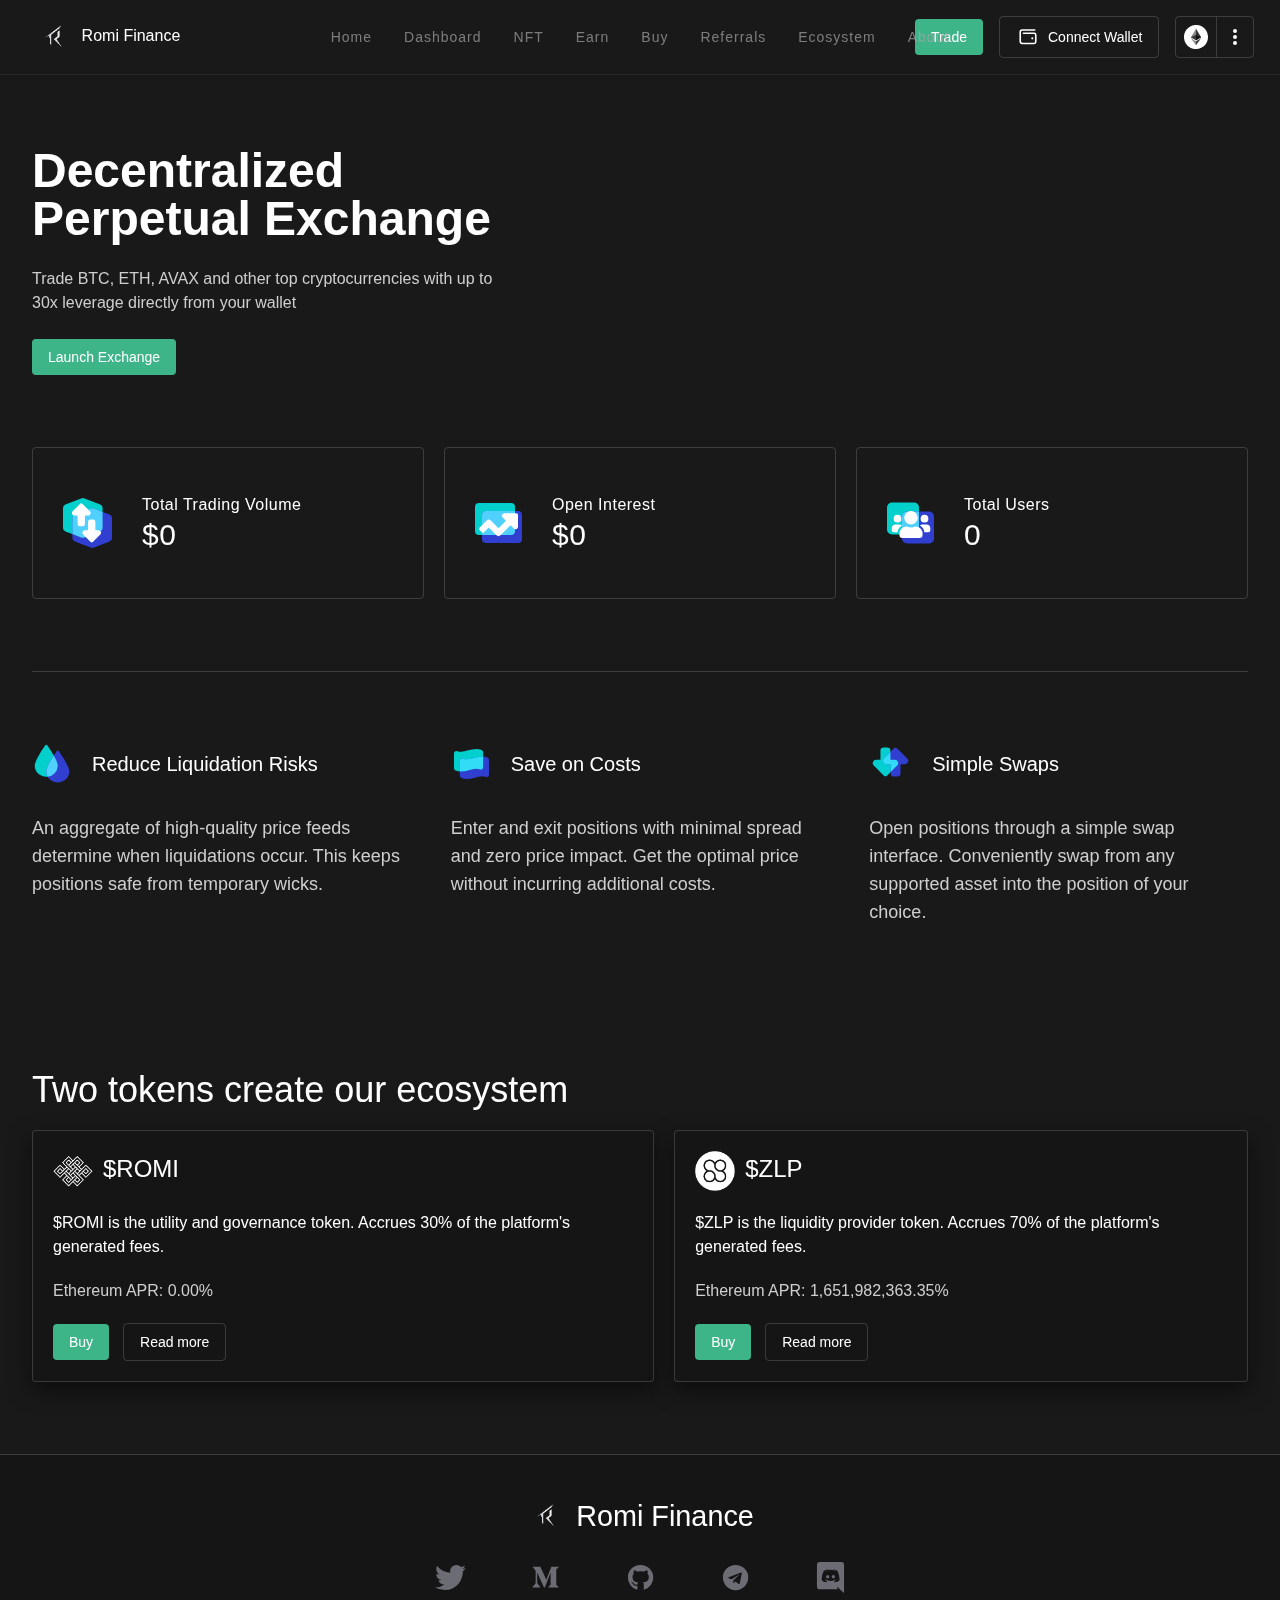
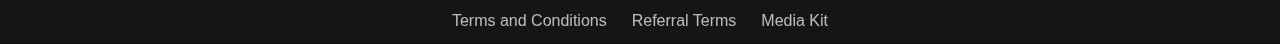
<file: index.html>
<!DOCTYPE html>
<html lang="en">
  <head>
    <meta charset="UTF-8" />
    <meta name="viewport" content="width=device-width, initial-scale=1.0" />
    <title>Romi Finance</title>
    <link rel="stylesheet" href="index.css" />
    <link rel="stylesheet" href="desktop.css" />
    <link rel="stylesheet" href="reset.css" />
    <script src="index.js" defer></script>
  </head>

  <body>
    <header class="header">
      <div class="header__left">
        <button id="burger-btn">
          <svg
            stroke="currentColor"
            fill="currentColor"
            stroke-width="0"
            viewBox="0 0 24 24"
            class="App-header-menu-icon"
            height="1em"
            width="1em"
            xmlns="http://www.w3.org/2000/svg">
            <g>
              <path fill="none" d="M0 0h24v24H0z"></path>
              <path d="M3 4h18v2H3V4zm0 7h18v2H3v-2zm0 7h18v2H3v-2z"></path>
            </g>
          </svg>
        </button>

        <img src="assets/header/New Logo.png" alt="" />
        <span>Romi Finance</span>
      </div>
      <nav class="header__center">
        <a href="index.html">home</a>
        <a href="pages/dashboard.html">dashboard</a>
        <a href="/">NFT</a>
        <a href="pages/earn.html">earn</a>
        <a href="/">buy</a>
        <a href="/">referrals</a>
        <a href="/">ecosystem</a>
        <a href="/">About</a>
      </nav>
      <div class="header__right">
        <button class="header__right__trade btn">Trade</button>
        <button class="header__right__connect-wallet btn">
          <img src="assets/header/wallet.svg" alt="wallet" />
          Connect Wallet
        </button>
        <div class="header__right__options btn">
          <button>
            <img src="assets/header/ethereum.svg" alt="ethereum" /></button
          ><button>
            <img src="assets/header/three-dots-vertical.svg" alt="options" />
          </button>
        </div>
      </div>
    </header>

    <nav id="mobile-navigation">
      <div class="m-nav__header">
        <div class="header__left">
          <img src="assets/header/New Logo.png" alt="" />
          <span>Romi Finance</span>
        </div>

        <button id="x-btn">
          <svg
            stroke="currentColor"
            fill="none"
            stroke-width="2"
            viewBox="0 0 24 24"
            stroke-linecap="round"
            stroke-linejoin="round"
            class="App-header-menu-icon"
            height="1em"
            width="1em"
            xmlns="http://www.w3.org/2000/svg">
            <line x1="18" y1="6" x2="6" y2="18"></line>
            <line x1="6" y1="6" x2="18" y2="18"></line>
          </svg>
        </button>
      </div>

      <div class="m-nav__links">
        <a href="index.html">home</a>
        <a href="pages/dashboard.html">dashboard</a>
        <a href="/">NFT</a>
        <a href="pages/earn.html">earn</a>
        <a href="/">buy</a>
        <a href="/">referrals</a>
        <a href="/">ecosystem</a>
        <a href="/">About</a>
      </div>
    </nav>

    <main>
      <section class="hero">
        <h1 class="hero__title">
          Decentralized <br />
          Perpetual Exchange
        </h1>
        <div class="hero__description">
          Trade BTC, ETH, AVAX and other top cryptocurrencies with up to 30x
          leverage directly from your wallet
        </div>
        <button class="hero__action btn">Launch Exchange</button>
      </section>

      <section class="cards">
        <div class="card">
          <img
            src="assets/home_top/home-trading-vol.svg"
            alt="Trading_Volume" />
          <div>
            <div class="card__title">Total Trading Volume</div>
            <div class="card__price">$0</div>
          </div>
        </div>
        <div class="card">
          <img src="assets/home_top/home-intrest.svg" alt="Trading_Volume" />
          <div>
            <div class="card__title">Open Interest</div>
            <div class="card__price">$0</div>
          </div>
        </div>
        <div class="card">
          <img src="assets/home_top/home-users.svg" alt="Trading_Volume" />
          <div>
            <div class="card__title">Total Users</div>
            <div class="card__price">0</div>
          </div>
        </div>
      </section>

      <hr />

      <section class="features">
        <div class="feature">
          <div class="feature__top">
            <img
              class="feature__icon"
              src="assets/home-content/liquidation.svg"
              alt="Reduce_Liquidation_Risks" />
            <div class="feature__title">Reduce Liquidation Risks</div>
          </div>
          <div class="feature__description">
            An aggregate of high-quality price feeds determine when liquidations
            occur. This keeps positions safe from temporary wicks.
          </div>
        </div>
        <div class="feature">
          <div class="feature__top">
            <img
              class="feature__icon"
              src="assets/home-content/home-cost.svg"
              alt="Reduce_Liquidation_Risks" />
            <div class="feature__title">Save on Costs</div>
          </div>
          <div class="feature__description">
            Enter and exit positions with minimal spread and zero price impact.
            Get the optimal price without incurring additional costs.
          </div>
        </div>
        <div class="feature">
          <div class="feature__top">
            <img
              class="feature__icon"
              src="assets/home-content/home-swap.svg"
              alt="Reduce_Liquidation_Risks" />
            <div class="feature__title">Simple Swaps</div>
          </div>
          <div class="feature__description">
            Open positions through a simple swap interface. Conveniently swap
            from any supported asset into the position of your choice.
          </div>
        </div>
      </section>

      <section class="tokens">
        <div class="tokens__title">Two tokens create our ecosystem</div>
        <div class="tokens__bottom">
          <div class="token">
            <div class="token__top">
              <img src="assets/home-content/home-romi.png" alt="" />
              $ROMI
            </div>
            <div class="token__desc">
              $ROMI is the utility and governance token. Accrues 30% of the
              platform's generated fees.
            </div>
            <div class="token__appr">Ethereum APR: 0.00%</div>
            <div class="token__actions">
              <button class="btn">Buy</button>
              <button class="btn">Read more</button>
            </div>
          </div>

          <div class="token">
            <div class="token__top">
              <img src="assets/home-content/home-zlp.png" alt="" />
              $ZLP
            </div>
            <div class="token__desc">
              $ZLP is the liquidity provider token. Accrues 70% of the
              platform's generated fees.
            </div>
            <div class="token__appr">Ethereum APR: 1,651,982,363.35%</div>
            <div class="token__actions">
              <button class="btn">Buy</button>
              <button class="btn">Read more</button>
            </div>
          </div>
        </div>
      </section>
    </main>

    <hr />

    <footer class="footer">
      <div class="footer__logo">
        <img src="assets/header/New Logo.png" alt="" />Romi Finance
      </div>
      <div class="footer__social__links">
        <a class="footer__social__link" href=""
          ><img src="assets/footer/twitter.svg" alt=""
        /></a>
        <a class="footer__social__link" href=""
          ><img src="assets/footer/medium.svg" alt=""
        /></a>
        <a class="footer__social__link" href=""
          ><img src="assets/footer/github.svg" alt=""
        /></a>
        <a class="footer__social__link" href=""
          ><img src="assets/footer/romichat.svg" alt=""
        /></a>
        <a class="footer__social__link" href=""
          ><img src="assets/footer/discord.svg" alt=""
        /></a>
      </div>
      <div class="footer__links">
        <a class="footer__link" href="#">Terms and Conditions</a>
        <a class="footer__link" href="#">Referral Terms</a>
        <a class="footer__link" href="#">Media Kit</a>
      </div>
    </footer>
  </body>
</html>
</file>
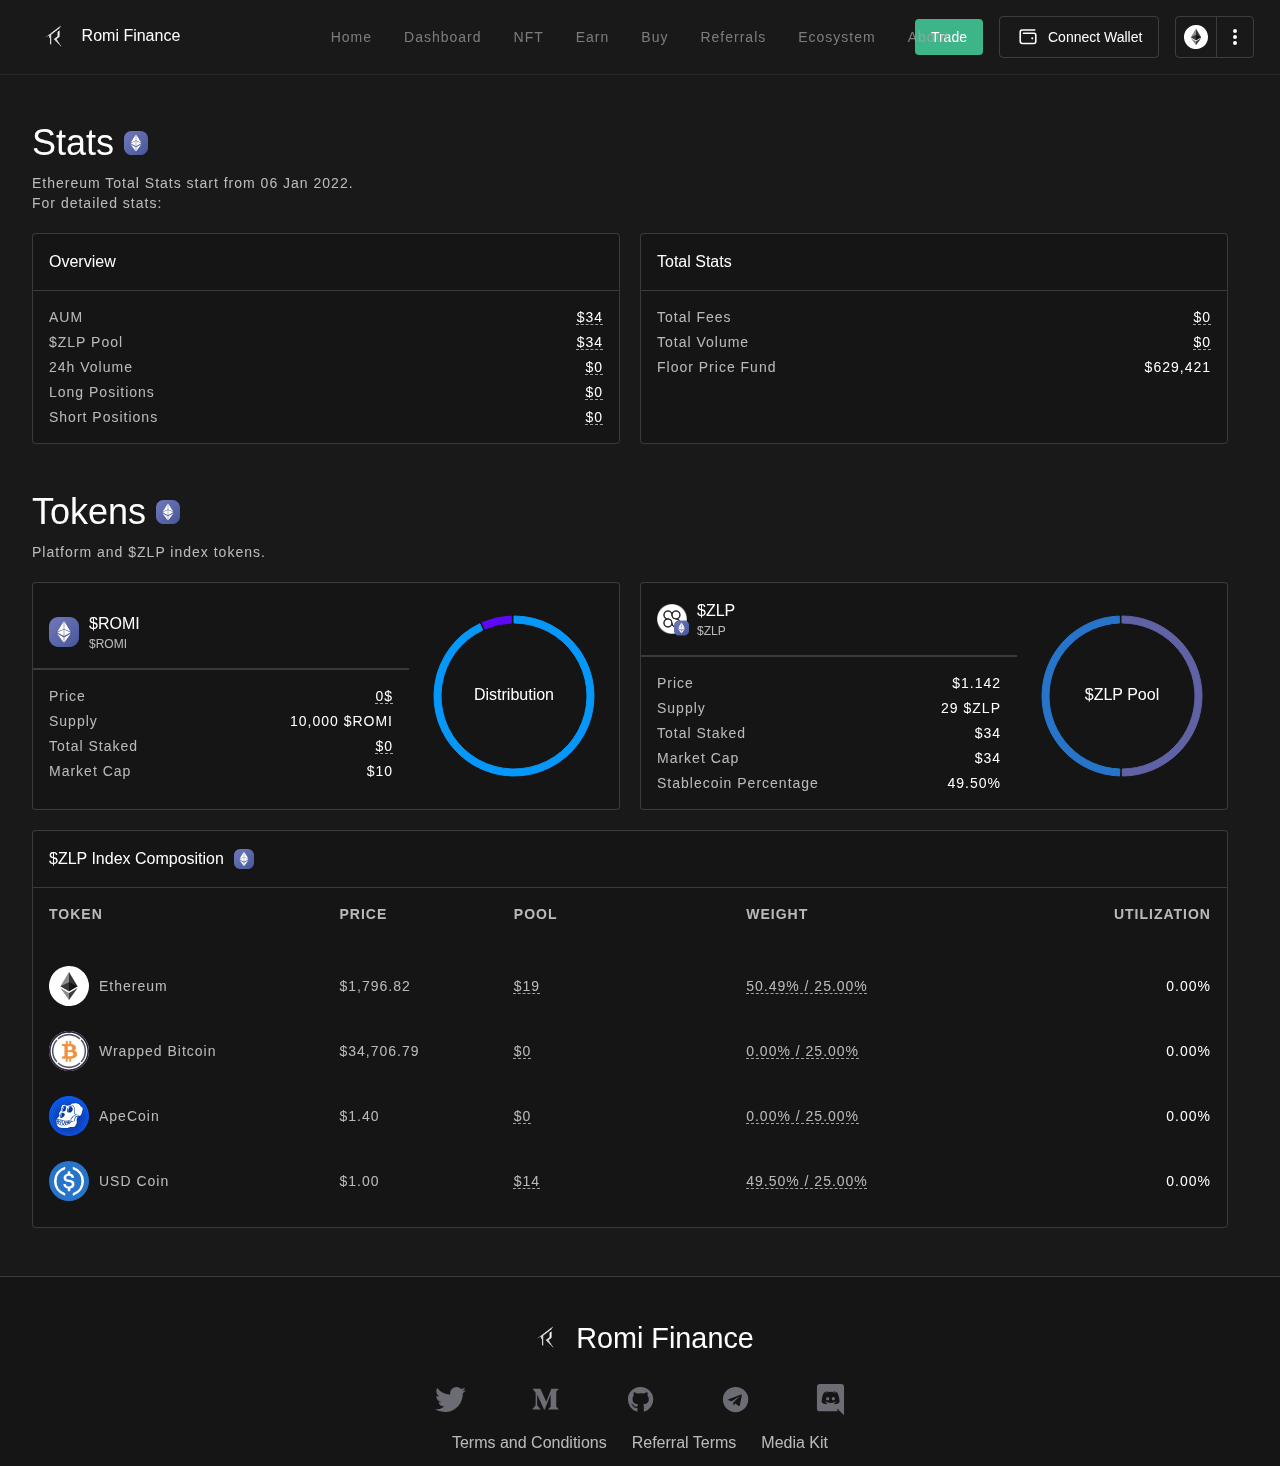
<file: pages/dashboard.html>
<!DOCTYPE html>
<html lang="en">
  <head>
    <meta charset="UTF-8" />
    <meta name="viewport" content="width=device-width, initial-scale=1.0" />
    <title>Dashboard | Romi Finance</title>
    <link rel="stylesheet" href="../index.css" />
    <link rel="stylesheet" href="../pages/dashboard.css" />
    <link rel="stylesheet" href="../desktop.css" />
    <link rel="stylesheet" href="../reset.css" />
    <script src="../index.js" defer></script>
  </head>

  <body>
    <header class="header">
      <div class="header__left">
        <button id="burger-btn">
          <svg
            stroke="currentColor"
            fill="currentColor"
            stroke-width="0"
            viewBox="0 0 24 24"
            class="App-header-menu-icon"
            height="1em"
            width="1em"
            xmlns="http://www.w3.org/2000/svg">
            <g>
              <path fill="none" d="M0 0h24v24H0z"></path>
              <path d="M3 4h18v2H3V4zm0 7h18v2H3v-2zm0 7h18v2H3v-2z"></path>
            </g>
          </svg>
        </button>

        <img src="../assets/header/New Logo.png" alt="" />
        <span>Romi Finance</span>
      </div>
      <nav class="header__center">
        <a href="../index.html">home</a>
        <a href="../pages/dashboard.html">dashboard</a>
        <a href="/">NFT</a>
        <a href="../pages/earn.html">earn</a>
        <a href="/">buy</a>
        <a href="/">referrals</a>
        <a href="/">ecosystem</a>
        <a href="/">About</a>
      </nav>
      <div class="header__right">
        <button class="header__right__trade btn">Trade</button>
        <button class="header__right__connect-wallet btn">
          <img src="../assets/header/wallet.svg" alt="wallet" />
          Connect Wallet
        </button>
        <div class="header__right__options btn">
          <button>
            <img src="../assets/header/ethereum.svg" alt="ethereum" /></button
          ><button>
            <img src="../assets/header/three-dots-vertical.svg" alt="options" />
          </button>
        </div>
      </div>
    </header>

    <nav id="mobile-navigation">
      <div class="m-nav__header">
        <div class="header__left">
          <img src="../assets/header/New Logo.png" alt="" />
          <span>Romi Finance</span>
        </div>

        <button id="x-btn">
          <svg
            stroke="currentColor"
            fill="none"
            stroke-width="2"
            viewBox="0 0 24 24"
            stroke-linecap="round"
            stroke-linejoin="round"
            class="App-header-menu-icon"
            height="1em"
            width="1em"
            xmlns="http://www.w3.org/2000/svg">
            <line x1="18" y1="6" x2="6" y2="18"></line>
            <line x1="6" y1="6" x2="18" y2="18"></line>
          </svg>
        </button>
      </div>

      <div class="m-nav__links">
        <a href="/">home</a>
        <a href="../pages/dashboard.html">dashboard</a>
        <a href="/">NFT</a>
        <a href="../pages/earn.html">earn</a>
        <a href="/">buy</a>
        <a href="/">referrals</a>
        <a href="/">ecosystem</a>
        <a href="/">About</a>
      </div>
    </nav>

    <main class="d-main">
      <section class="stats">
        <div class="main-section__header">
          <div class="stats__title">
            <h1>Stats</h1>
            <img src="../assets/dashboard/stats.svg" alt="" />
          </div>
          <p class="stats__desc">
            Ethereum Total Stats start from 06 Jan 2022.<br />
            For detailed stats:
          </p>
        </div>

        <div class="main-section__cards">
          <div class="main-section__card">
            <p>Overview</p>
            <table>
              <tbody>
                <tr>
                  <td>AUM</td>
                  <td data-underline>$34</td>
                </tr>
                <tr>
                  <td>$ZLP Pool</td>
                  <td data-underline>$34</td>
                </tr>
                <tr>
                  <td>24h Volume</td>
                  <td data-underline>$0</td>
                </tr>
                <tr>
                  <td>Long Positions</td>
                  <td data-underline>$0</td>
                </tr>
                <tr>
                  <td>Short Positions</td>
                  <td data-underline>$0</td>
                </tr>
              </tbody>
            </table>
          </div>
          <div class="main-section__card">
            <p>Total Stats</p>
            <table>
              <tbody>
                <tr>
                  <td>Total Fees</td>
                  <td data-underline>$0</td>
                </tr>
                <tr>
                  <td>Total Volume</td>
                  <td data-underline>$0</td>
                </tr>
                <tr>
                  <td>Floor Price Fund</td>
                  <td>$629,421</td>
                </tr>
              </tbody>
            </table>
          </div>
        </div>
      </section>

      <section class="d-tokens">
        <div class="main-section__header">
          <div class="d-tokens__title">
            <h1>Tokens</h1>
            <img src="../assets/dashboard/stats.svg" alt="" />
          </div>
          <p class="d-tokens__desc">Platform and $ZLP index tokens.</p>
        </div>

        <div class="main-section__cards">
          <div class="main-section__card">
            <div class="main-section__card__left">
              <div class="main-section__card__header">
                <img src="../assets/dashboard/d-ZLP.svg" alt="" />
                <div>
                  <p>$ROMI</p>
                  <span> $ROMI </span>
                </div>
              </div>
              <hr />
              <table>
                <tbody>
                  <tr>
                    <td>Price</td>
                    <td data-underline>0$</td>
                  </tr>
                  <tr>
                    <td>Supply</td>
                    <td>10,000 $ROMI</td>
                  </tr>
                  <tr>
                    <td>Total Staked</td>
                    <td data-underline>$0</td>
                  </tr>
                  <tr>
                    <td>Market Cap</td>
                    <td>$10</td>
                  </tr>
                </tbody>
              </table>
            </div>
            <div class="main-section__card__right">
              <svg
                cx="50%"
                cy="50%"
                class="recharts-surface"
                width="210"
                height="210"
                viewBox="0 0 210 210"
                version="1.1">
                <defs>
                  <clipPath id="recharts1-clip">
                    <rect x="5" y="5" height="200" width="200"></rect>
                  </clipPath>
                </defs>
                <g class="recharts-layer recharts-pie">
                  <g class="recharts-layer recharts-pie-sector">
                    <path
                      name="in liquidity"
                      cx="105"
                      cy="105"
                      fill="#0598fa"
                      stroke="#0598fa"
                      color="#0598fa"
                      stroke-width="1"
                      class="recharts-sector"
                      d="M 105,25
                  A 80,80,0,
                  1,1,
                  70.73564944631276,32.70923792673068
                L 73.7337801197604,39.034679608141744
                          A 73,73,0,
                          1,0,
                          105,32 Z"
                      style="filter: none; cursor: pointer"></path>
                  </g>
                  <g class="recharts-layer recharts-pie-sector">
                    <path
                      name="not staked"
                      cx="105"
                      cy="105"
                      fill="#5c0af5"
                      stroke="#5c0af5"
                      color="#5c0af5"
                      stroke-width="1"
                      class="recharts-sector"
                      d="M 73.27943357547562,31.557466916592972
                  A 80,80,0,
                  0,1,
                  102.20804026379994,25.048733838472344
                L 102.45233674071744,32.044469627606006
                          A 73,73,0,
                          0,0,
                          76.0549831376215,37.98368856139108 Z"
                      style="filter: none; cursor: pointer"></path>
                  </g>
                  <g class="recharts-layer recharts-pie-sector"></g>
                </g>
                <text
                  x="50%"
                  y="50%"
                  fill="white"
                  text-anchor="middle"
                  dominant-baseline="middle">
                  Distribution
                </text>
              </svg>

              <div class="main-section__card__right__tooltip"></div>
            </div>
          </div>

          <div class="main-section__card">
            <div class="main-section__card__left">
              <div class="main-section__card__header">
                <div class="main-section_card__header__relative-img">
                  <img src="../assets/dashboard/d-$zlp.png" alt="" />
             
                  <svg class="main-section_card__header__absolute-img" xmlns="http://www.w3.org/2000/svg" width="16" height="16" viewBox="0 0 128 128"><linearGradient id="a" x1="11.85" x2="116.15" y1="116.15" y2="11.85" gradientTransform="matrix(1 0 0 -1 0 128)" gradientUnits="userSpaceOnUse"><stop offset="0" stop-color="#6E75B8"/><stop offset="1" stop-color="#495B9D"/></linearGradient><path fill="url(#a)" d="M87.5 128h-47C18.1 128 0 109.9 0 87.5v-47C0 18.1 18.1 0 40.5 0h47C109.9 0 128 18.1 128 40.5v47c0 22.4-18.1 40.5-40.5 40.5z"/><path d="M67.2 89.2v22.7l28.2-39.5zM94.3 65.1l-27.1-45v32.7zM67.2 55.3v28l26.9-15.7zM37.8 65.1l27.1-45v32.7zM64.9 55.3v28L38 67.6zM64.8 89.2v22.7L36.7 72.4z" opacity=".2"/><path fill="#fff" d="M65.2 87.2v22.7l28.2-39.5zM92.3 63.1l-27.1-45v32.7zM65.2 53.3v28l26.9-15.7zM35.8 63.1l27.1-45v32.7zM62.9 53.3v28L36 65.6zM62.8 87.2v22.7L34.7 70.4z"/></svg>
                </div>

                <div>
                  <p>$ZLP</p>
                  <span> $ZLP </span>
                </div>
              </div>
              <hr />
              <table>
                <tbody>
                  <tr>
                    <td>Price</td>
                    <td>$1.142</td>
                  </tr>
                  <tr>
                    <td>Supply</td>
                    <td>29 $ZLP</td>
                  </tr>
                  <tr>
                    <td>Total Staked</td>
                    <td>$34</td>
                  </tr>
                  <tr>
                    <td>Market Cap</td>
                    <td>$34</td>
                  </tr>
                  <tr>
                    <td>Stablecoin Percentage</td>
                    <td>49.50%</td>
                  </tr>
                </tbody>
              </table>
            </div>
            <div class="main-section__card__right">
              <svg
                cx="50%"
                cy="50%"
                class="recharts-surface"
                width="210"
                height="210"
                viewBox="0 0 210 210"
                version="1.1">
                <defs>
                  <clipPath id="recharts3-clip">
                    <rect x="5" y="5" height="200" width="200"></rect>
                  </clipPath>
                </defs>
                <g class="recharts-layer recharts-pie">
                  <g class="recharts-layer recharts-pie-sector">
                    <path
                      name="ETH"
                      cx="105"
                      cy="105"
                      fill="#6062a6"
                      stroke="#6062a6"
                      stroke-width="1"
                      class="recharts-sector"
                      d="M 105,25
                  A 80,80,0,
                  0,1,
                  105.33178441162497,184.9993119914428
                L 105.30275327560778,177.99937219219154
                          A 73,73,0,
                          0,0,
                          105,32 Z"
                      style="filter: none; cursor: pointer"></path>
                  </g>
                  <g class="recharts-layer recharts-pie-sector">
                    <path
                      name="USDC"
                      cx="105"
                      cy="105"
                      fill="#2775CA"
                      stroke="#2775CA"
                      stroke-width="1"
                      class="recharts-sector"
                      d="M 102.5396465724782,184.96215768106612
                  A 80,80,0,
                  0,1,
                  102.20804026379994,25.048733838472344
                L 102.45233674071744,32.044469627606006
                          A 73,73,0,
                          0,0,
                          102.75492749738636,177.96546888397285 Z"
                      style="filter: none; cursor: pointer"></path>
                  </g>
                  <g class="recharts-layer recharts-pie-sector"></g>
                  <g class="recharts-layer recharts-pie-sector"></g>
                </g>
                <text
                  x="50%"
                  y="50%"
                  fill="white"
                  text-anchor="middle"
                  dominant-baseline="middle">
                  $ZLP Pool
                </text>
              </svg>

              <div class="main-section__card__right__tooltip-2"></div>

            </div>
          </div>

          <div class="main-section__card">
            <p class="main-section__card__header">
              $ZLP Index Composition
              <img
                style="height: 20px"
                src="../assets/dashboard/d-ZLP.svg"
                alt="" />
            </p>

            <table>
              <thead>
                <tr>
                  <th>TOKEN</th>
                  <th>PRICE</th>
                  <th>POOL</th>
                  <th>WEIGHT</th>
                  <th>UTILIZATION</th>
                </tr>
              </thead>
              <tbody>
                <tr>
                  <td class="table-data__img">
                    <img src="../assets/dashboard/d-etheream.svg" alt="" />
                    Ethereum
                  </td>
                  <td>$1,796.82</td>
                  <td data-underline>$19</td>
                  <td data-underline>50.49% / 25.00%</td>
                  <td>0.00%</td>
                </tr>
                <tr>
                  <td class="table-data__img">
                    <img src="../assets/dashboard/Bitcoin.svg" alt="" />
                    Wrapped Bitcoin
                  </td>
                  <td>$34,706.79</td>
                  <td data-underline>$0</td>
                  <td data-underline>0.00% / 25.00%</td>
                  <td>0.00%</td>
                </tr>
                <tr>
                  <td class="table-data__img">
                    <img src="../assets/dashboard/ApeCoin.svg" alt="" />
                    ApeCoin
                  </td>
                  <td>$1.40</td>
                  <td data-underline>$0</td>
                  <td data-underline>0.00% / 25.00%</td>
                  <td>0.00%</td>
                </tr>
                <tr>
                  <td class="table-data__img">
                    <img src="../assets/dashboard/USD_Coin.svg" alt="" />
                    USD Coin
                  </td>
                  <td>$1.00</td>
                  <td data-underline>$14</td>
                  <td data-underline>49.50% / 25.00%</td>
                  <td>0.00%</td>
                </tr>
              </tbody>
            </table>
          </div>
        </div>
      </section>
    </main>

    <hr />

    <footer class="footer">
      <div class="footer__logo">
        <img src="../assets/header/New Logo.png" alt="" />Romi Finance
      </div>
      <div class="footer__social__links">
        <a class="footer__social__link" href=""
          ><img src="../assets/footer/twitter.svg" alt=""
        /></a>
        <a class="footer__social__link" href=""
          ><img src="../assets/footer/medium.svg" alt=""
        /></a>
        <a class="footer__social__link" href=""
          ><img src="../assets/footer/github.svg" alt=""
        /></a>
        <a class="footer__social__link" href=""
          ><img src="../assets/footer/romichat.svg" alt=""
        /></a>
        <a class="footer__social__link" href=""
          ><img src="../assets/footer/discord.svg" alt=""
        /></a>
      </div>
      <div class="footer__links">
        <a class="footer__link" href="#">Terms and Conditions</a>
        <a class="footer__link" href="#">Referral Terms</a>
        <a class="footer__link" href="#">Media Kit</a>
      </div>
    </footer>
  </body>
</html>
</file>
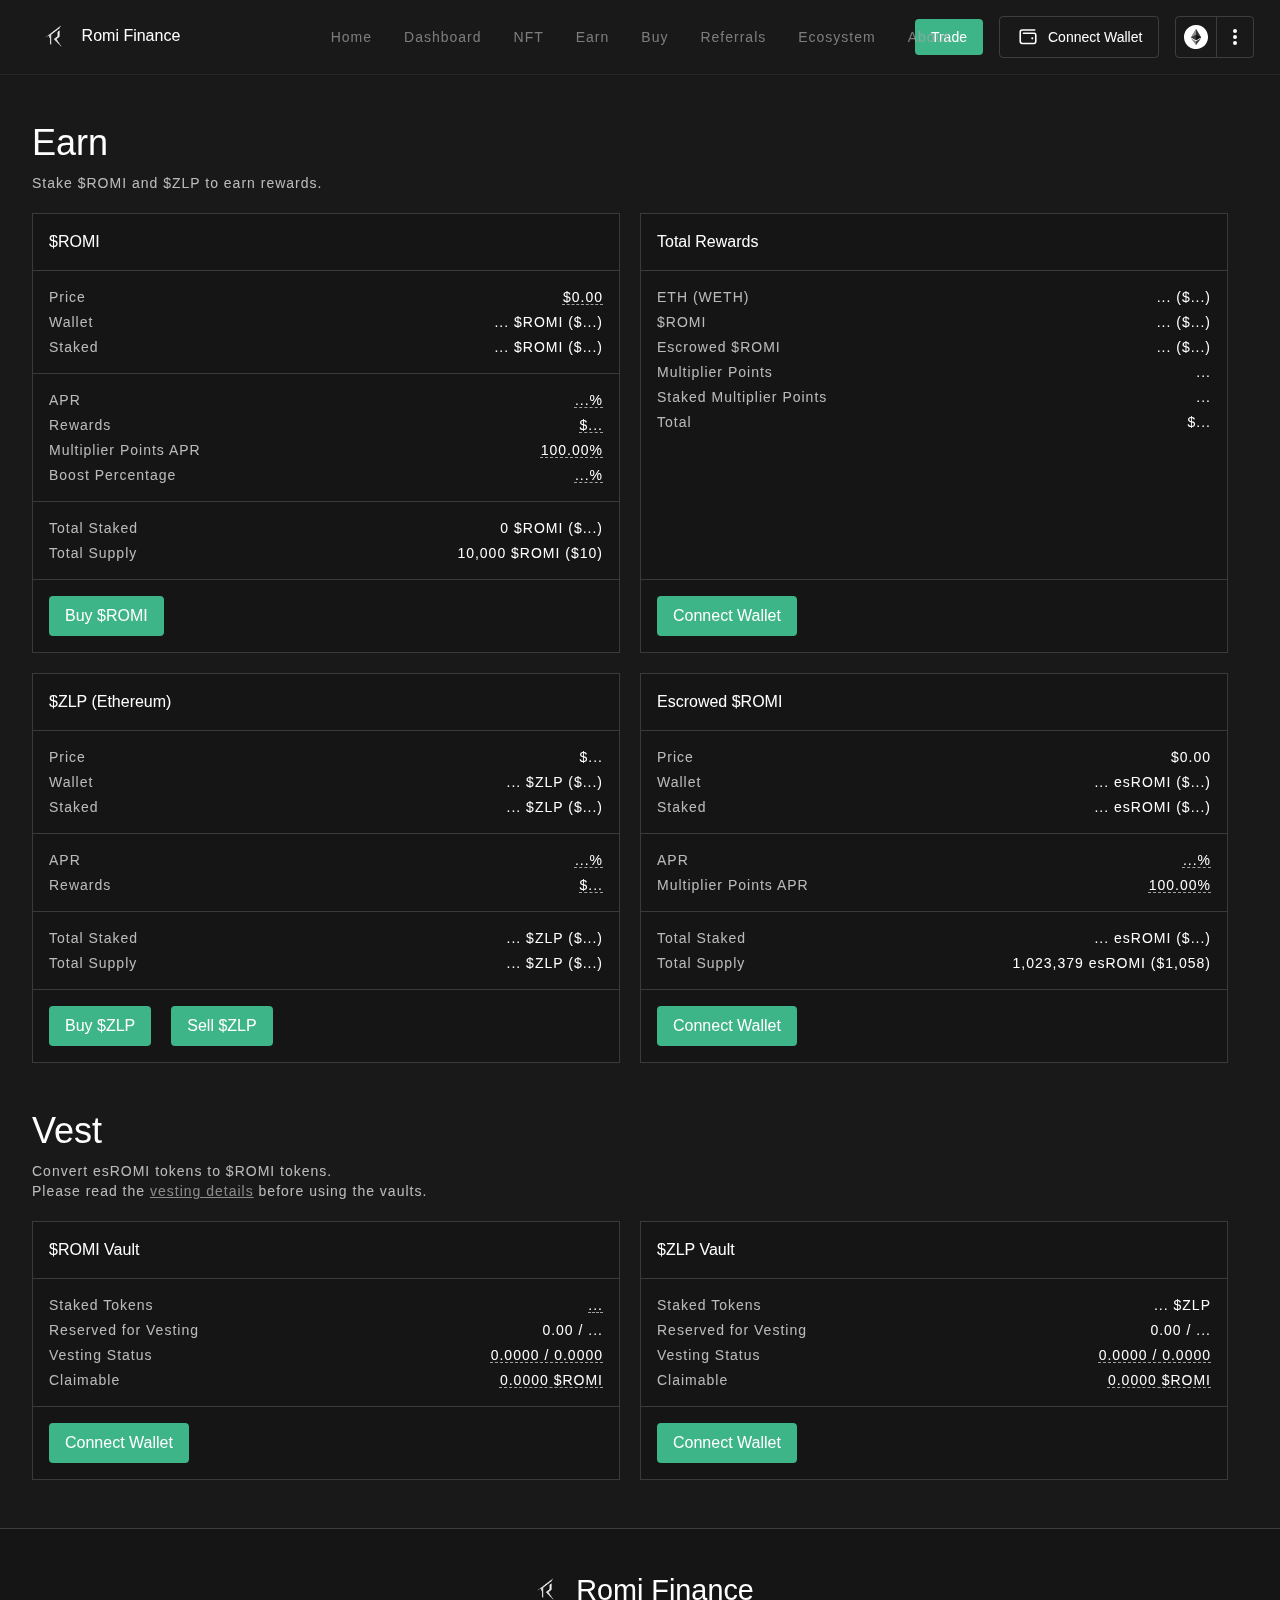
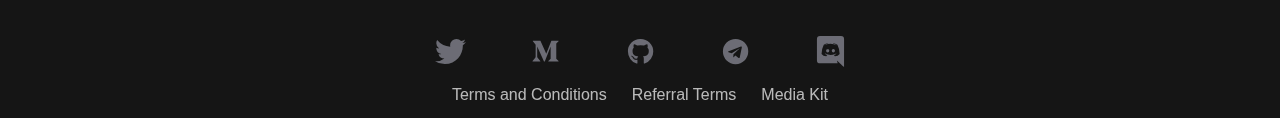
<file: pages/earn.html>
<!DOCTYPE html>
<html lang="en">
  <head>
    <meta charset="UTF-8" />
    <meta name="viewport" content="width=device-width, initial-scale=1.0" />
    <title>Earn | Romi Finance</title>
    <link rel="stylesheet" href="../index.css" />
    <link rel="stylesheet" href="../pages/earn.css" />
    <link rel="stylesheet" href="../desktop.css" />
    <link rel="stylesheet" href="../reset.css" />
    <script src="../index.js" defer></script>
  </head>
  <body>
    <header class="header">
      <div class="header__left">
        <button id="burger-btn">
          <svg
            stroke="currentColor"
            fill="currentColor"
            stroke-width="0"
            viewBox="0 0 24 24"
            class="App-header-menu-icon"
            height="1em"
            width="1em"
            xmlns="http://www.w3.org/2000/svg">
            <g>
              <path fill="none" d="M0 0h24v24H0z"></path>
              <path d="M3 4h18v2H3V4zm0 7h18v2H3v-2zm0 7h18v2H3v-2z"></path>
            </g>
          </svg>
        </button>

        <img src="../assets/header/New Logo.png" alt="" />
        <span>Romi Finance</span>
      </div>
      <nav class="header__center">
        <a href="../index.html">home</a>
        <a href="../pages/dashboard.html">dashboard</a>
        <a href="/">NFT</a>
        <a href="../pages/earn.html">earn</a>
        <a href="/">buy</a>
        <a href="/">referrals</a>
        <a href="/">ecosystem</a>
        <a href="/">About</a>
      </nav>
      <div class="header__right">
        <button class="header__right__trade btn">Trade</button>
        <button class="header__right__connect-wallet btn">
          <img src="../assets/header/wallet.svg" alt="wallet" />
          Connect Wallet
        </button>
        <div class="header__right__options btn">
          <button>
            <img src="../assets/header/ethereum.svg" alt="ethereum" /></button
          ><button>
            <img src="../assets/header/three-dots-vertical.svg" alt="options" />
          </button>
        </div>
      </div>
    </header>

    <nav id="mobile-navigation">
      <div class="m-nav__header">
        <div class="header__left">
          <img src="../assets/header/New Logo.png" alt="" />
          <span>Romi Finance</span>
        </div>

        <button id="x-btn">
          <svg
            stroke="currentColor"
            fill="none"
            stroke-width="2"
            viewBox="0 0 24 24"
            stroke-linecap="round"
            stroke-linejoin="round"
            class="App-header-menu-icon"
            height="1em"
            width="1em"
            xmlns="http://www.w3.org/2000/svg">
            <line x1="18" y1="6" x2="6" y2="18"></line>
            <line x1="6" y1="6" x2="18" y2="18"></line>
          </svg>
        </button>
      </div>

      <div class="m-nav__links">
        <a href="/">home</a>
        <a href="../pages/dashboard.html">dashboard</a>
        <a href="/">NFT</a>
        <a href="../pages/earn.html">earn</a>
        <a href="/">buy</a>
        <a href="/">referrals</a>
        <a href="/">ecosystem</a>
        <a href="/">About</a>
      </div>
    </nav>

    <main class="earn-main">
      <section class="earn">
        <div class="main-section__header">
          <div>Earn</div>
          <p>Stake $ROMI and $ZLP to earn rewards.</p>
        </div>

        <div class="main-section__cards">
          <div class="main-section__card">
            <p>$ROMI</p>
            <table>
              <tbody>
                <tr>
                  <td>Price</td>
                  <td data-underline>$0.00</td>
                </tr>
                <tr>
                  <td>Wallet</td>
                  <td>... $ROMI ($...)</td>
                </tr>
                <tr>
                  <td>Staked</td>
                  <td>... $ROMI ($...)</td>
                </tr>
              </tbody>
            </table>
            <table>
              <tbody>
                <tr>
                  <td>APR</td>
                  <td data-underline>...%</td>
                </tr>
                <tr>
                  <td>Rewards</td>
                  <td data-underline>$...</td>
                </tr>
                <tr>
                  <td>Multiplier Points APR</td>
                  <td data-underline>100.00%</td>
                </tr>
                <tr>
                  <td>Boost Percentage</td>
                  <td data-underline>...%</td>
                </tr>
              </tbody>
            </table>
            <table>
              <tbody>
                <tr>
                  <td>Total Staked</td>
                  <td>0 $ROMI ($...)</td>
                </tr>
                <tr>
                  <td>Total Supply</td>
                  <td>10,000 $ROMI ($10)</td>
                </tr>
              </tbody>
            </table>
            <div class="main-section__card__footer">
              <button class="btn">Buy $ROMI</button>
            </div>
          </div>

          <div class="main-section__card">
            <p>Total Rewards</p>
            <table>
              <tbody>
                <tr>
                  <td>ETH (WETH)</td>
                  <td>... ($...)</td>
                </tr>
                <tr>
                  <td>$ROMI</td>
                  <td>... ($...)</td>
                </tr>
                <tr>
                  <td>Escrowed $ROMI</td>
                  <td>... ($...)</td>
                </tr>
                <tr>
                  <td>Multiplier Points</td>
                  <td>...</td>
                </tr>
                <tr>
                  <td>Staked Multiplier Points</td>
                  <td>...</td>
                </tr>
                <tr>
                  <td>Total</td>
                  <td>$...</td>
                </tr>
              </tbody>
            </table>
            <div class="main-section__card__footer">
              <button class="btn">Connect Wallet</button>
            </div>
          </div>

          <div class="main-section__card">
            <p>$ZLP (Ethereum)</p>

            <table>
              <tbody>
                <tr>
                  <td>Price</td>
                  <td>$...</td>
                </tr>
                <tr>
                  <td>Wallet</td>
                  <td>... $ZLP ($...)</td>
                </tr>
                <tr>
                  <td>Staked</td>
                  <td>... $ZLP ($...)</td>
                </tr>
              </tbody>
            </table>
            <table>
              <tbody>
                <tr>
                  <td>APR</td>
                  <td data-underline>...%</td>
                </tr>
                <tr>
                  <td>Rewards</td>
                  <td data-underline>$...</td>
                </tr>
              </tbody>
            </table>
            <table>
              <tbody>
                <tr>
                  <td>Total Staked</td>
                  <td>... $ZLP ($...)</td>
                </tr>
                <tr>
                  <td>Total Supply</td>
                  <td>... $ZLP ($...)</td>
                </tr>
              </tbody>
            </table>

            <div class="main-section__card__footer">
              <button class="btn">Buy $ZLP</button>
              <button class="btn">Sell $ZLP</button>
            </div>
          </div>

          <div class="main-section__card">
            <p>Escrowed $ROMI</p>
            <table>
              <tbody>
                <tr>
                  <td>Price</td>
                  <td>$0.00</td>
                </tr>
                <tr>
                  <td>Wallet</td>
                  <td>... esROMI ($...)</td>
                </tr>
                <tr>
                  <td>Staked</td>
                  <td>... esROMI ($...)</td>
                </tr>
              </tbody>
            </table>
            <table>
              <tbody>
                <tr>
                  <td>APR</td>
                  <td data-underline>...%</td>
                </tr>
                <tr>
                  <td>Multiplier Points APR</td>
                  <td data-underline>100.00%</td>
                </tr>
              </tbody>
            </table>
            <table>
              <tbody>
                <tr>
                  <td>Total Staked</td>
                  <td>... esROMI ($...)</td>
                </tr>
                <tr>
                  <td>Total Supply</td>
                  <td>1,023,379 esROMI ($1,058)</td>
                </tr>
              </tbody>
            </table>

            <div class="main-section__card__footer">
              <button class="btn">Connect Wallet</button>
            </div>
          </div>
        </div>
      </section>

      <section class="vest">
        <div class="main-section__header">
          <div>Vest</div>
          <p>
            Convert esROMI tokens to $ROMI tokens.<br />
            Please read the
            <a style="text-decoration: underline" href="">vesting details</a>
            before using the vaults.
          </p>
        </div>

        <div class="main-section__cards">
          <div class="main-section__card">
            <p>$ROMI Vault</p>
            <table>
              <tbody>
                <tr>
                  <td>Staked Tokens</td>
                  <td data-underline>...</td>
                </tr>
                <tr>
                  <td>Reserved for Vesting</td>
                  <td>0.00 / ...</td>
                </tr>
                <tr>
                  <td>Vesting Status</td>
                  <td data-underline>0.0000 / 0.0000</td>
                </tr>
                <tr>
                  <td>Claimable</td>
                  <td data-underline>0.0000 $ROMI</td>
                </tr>
              </tbody>
            </table>
            <div class="main-section__card__footer">
              <button class="btn">Connect Wallet</button>
            </div>
          </div>

          <div class="main-section__card">
            <p>$ZLP Vault</p>

            <table>
              <tbody>
                <tr>
                  <td>Staked Tokens</td>
                  <td>... $ZLP</td>
                </tr>
                <tr>
                  <td>Reserved for Vesting</td>
                  <td>0.00 / ...</td>
                </tr>
                <tr>
                  <td>Vesting Status</td>
                  <td data-underline>0.0000 / 0.0000</td>
                </tr>
                <tr>
                  <td>Claimable</td>
                  <td data-underline>0.0000 $ROMI</td>
                </tr>
              </tbody>
            </table>

            <div class="main-section__card__footer">
              <button class="btn">Connect Wallet</button>
            </div>
          </div>
        </div>
      </section>
    </main>

    <hr />

    <footer class="footer">
      <div class="footer__logo">
        <img src="../assets/header/New Logo.png" alt="" />Romi Finance
      </div>
      <div class="footer__social__links">
        <a class="footer__social__link" href=""
          ><img src="../assets/footer/twitter.svg" alt=""
        /></a>
        <a class="footer__social__link" href=""
          ><img src="../assets/footer/medium.svg" alt=""
        /></a>
        <a class="footer__social__link" href=""
          ><img src="../assets/footer/github.svg" alt=""
        /></a>
        <a class="footer__social__link" href=""
          ><img src="../assets/footer/romichat.svg" alt=""
        /></a>
        <a class="footer__social__link" href=""
          ><img src="../assets/footer/discord.svg" alt=""
        /></a>
      </div>
      <div class="footer__links">
        <a class="footer__link" href="#">Terms and Conditions</a>
        <a class="footer__link" href="#">Referral Terms</a>
        <a class="footer__link" href="#">Media Kit</a>
      </div>
    </footer>
  </body>
</html>
</file>
<file: index.css>
* {
  --primary-color: #191919;
  --secondary-color: #151515;
  --accent-color: #3eb489;
  --accent-hover-color: #207a59;

  --dark-blue-border: hsla(0, 0%, 100%, 0.1607843137254902);
  --dark-blue-hover: hsla(0, 0%, 93.3%, 0.0784313725490196);

  --font-small: 0.875rem;
  --line-h-small: 1.25rem;

  --text-secondary: #cecece;
}

[data-underline] {
  text-decoration: underline;
  -webkit-text-decoration-style: dashed;
  text-decoration-style: dashed;
  text-decoration-thickness: 1px;
  text-underline-offset: 2px;
  -webkit-text-decoration-color: hsla(0, 0%, 100%, 0.6);
  text-decoration-color: hsla(0, 0%, 100%, 0.6);
}

hr {
  border-color: var(--dark-blue-border);
}

body {
  color: #fff;
  background-color: var(--primary-color);
  font-size: 1rem; /* 16px */
  line-height: 1.5rem; /* 24px */
  font-family: 'Relative', sans-serif;
}

a {
  text-decoration: none;
  opacity: 0.7;
  color: inherit;
  transition-property: all;
  transition-timing-function: cubic-bezier(0.4, 0, 0.2, 1);
  transition-duration: 150ms;
}

main {
  max-width: 1280px;
  padding: 0 2rem;
  margin-left: auto;
  margin-right: auto;
}

section {
  margin: 0 auto;
}

a:hover {
  opacity: 1;
}

/* header */

.header {
  display: grid;
  grid-template-columns: repeat(1, minmax(0, 1fr));
  align-items: center;
  justify-content: space-between;
  border-bottom: 1px solid hsla(0, 0%, 100%, 0.062745098);
  backdrop-filter: blur(4px);
  padding: 1rem 1.6rem;
}

.header__left {
  grid-column: span 1 / span 1;
  place-self: start;
  display: flex;
  align-items: center;
  gap: 0.5rem;
}

.header__left > img {
  height: 40px;
  width: 40px;
}

.header__left > svg {
  color: white;
  height: 20px;
  width: 20px;
}

.header__center {
  color: #a7a7a9;
  grid-column: span 1 / span 1;
  place-self: center;
  display: flex;
  align-items: center;
  display: none;
  gap: 2rem;
  font-size: var(--font-small);
  line-height: var(--line-h-small);
  font-weight: 500;
  text-transform: capitalize;
  letter-spacing: 1px;
}

.header__right {
  place-self: start;
  grid-column: span 1 / span 1;
  display: flex;
  align-items: center;
  gap: 1rem;
  font-size: var(--font-small);
  line-height: var(--line-h-small);
}

.btn {
  border-radius: 4px;
  padding: 0.5rem 1rem;
}

.header__right__trade {
  background-color: var(--accent-color);
  transition-property: all;
  transition-timing-function: cubic-bezier(0.4, 0, 0.2, 1);
  transition-duration: 150ms;
}

.header__right__trade:hover {
  background-color: var(--accent-hover-color);
}

.header__right__connect-wallet {
  border: 1px solid var(--dark-blue-border);
  display: flex;
  align-items: center;
  gap: 0.5rem;
  transition-property: all;
  transition-timing-function: cubic-bezier(0.4, 0, 0.2, 1);
  transition-duration: 150ms;
}

.header__right__connect-wallet:hover {
  background-color: var(--dark-blue-hover);
}

.header__right__options {
  border: 1px solid var(--dark-blue-border);
  display: flex;
  align-items: center;
  padding: 0;
}

.header__right__options > button {
  padding: 0.5rem 0.5rem;
  transition-property: all;
  transition-timing-function: cubic-bezier(0.4, 0, 0.2, 1);
  transition-duration: 150ms;
}

.header__right__options > button:hover {
  background-color: var(--dark-blue-hover);
}

.header__right__options > button:first-child {
  border-right: 1px solid var(--dark-blue-border);
}

#mobile-navigation {
  display: flex;
  flex-direction: column;
  transition-property: width;
  transition-timing-function: cubic-bezier(0.4, 0, 0.2, 1);
  transition-duration: 150ms;
  position: fixed;
  top: 0;
  bottom: 0;
  left: 0;
  background: rgba(25, 25, 25, 0.5392156863) 0 0 no-repeat padding-box;
  box-shadow: 0.8rem 0.3rem 0.6rem rgba(0, 0, 0, 0.1607843137);
  opacity: 1;
  -webkit-backdrop-filter: blur(8px) saturate(1.8);
  backdrop-filter: blur(8px) saturate(1.8);
  z-index: 801;
  height: 100vh;
  width: 0rem;
  overflow-y: auto;
  -ms-overflow-style: none;
  scrollbar-width: none;
  max-width: 100%;
}

.m-nav__header {
  display: flex;
  align-items: center;
  justify-content: space-between;
  height: fit-content;
  width: 100%;
  padding: 1rem 1.6rem;
}

.m-nav__links {
  display: flex;
  flex-direction: column;
  gap: 1rem;
  height: 100%;
  width: 100%;
}

.m-nav__links > a {
  padding: 1rem 1.6rem;
  transition-property: all;
  transition-timing-function: cubic-bezier(0.4, 0, 0.2, 1);
  transition-duration: 150ms;
}

.m-nav__links > a:hover {
  background-color: var(--dark-blue-hover);
}

.default__container {
  max-width: 126.4rem;
  padding-left: 3.2rem;
  padding-right: 3.2rem;
  margin: 0 auto;
}

/* hero section */
.hero {
  padding-top: 3.5rem;
}

.hero__action {
  background-color: var(--accent-color);
  margin-top: 1.5rem;
  transition-property: all;
  transition-timing-function: cubic-bezier(0.4, 0, 0.2, 1);
  transition-duration: 150ms;
  font-size: var(--font-small);
  line-height: var(--line-h-small);
}

.hero__action:hover {
  background-color: var(--accent-hover-color);
}

.hero__title {
  font-size: 2rem; /* 48px */
  line-height: 1;
  font-weight: 700;
  margin-bottom: 1.5rem;
  letter-spacing: 0;
}

.hero__description {
  color: var(--text-secondary);
  max-width: 30rem;
}

/* cards section */

.cards {
  display: flex;
  flex-direction: column;
  width: 100%;
  padding: 3.5rem 0;
  gap: 20px;
}

.card__price {
  font-size: 1.875rem; /* 30px */
  line-height: 2.25rem; /* 36px */
}

.card {
  border: 1px solid var(--dark-blue-border);
  border-radius: 4px;
  padding: 2.8rem 30px;
  letter-spacing: 0.5px;
  width: 100%;
  display: flex;
  gap: 30px;
}

/* features section */

.features {
  display: flex;
  flex-direction: column;
  width: 100%;
  padding: 3.5rem 0;
  gap: 40px;
}

.feature {
  width: 100%;
  display: flex;
  flex-direction: column;
  gap: 30px;
}

.feature__top {
  display: flex;
  align-items: center;
  gap: 20px;
}

.feature__title {
  font-size: 1.25rem; /* 20px */
  line-height: 1.75rem;
}

.feature__description {
  color: var(--text-secondary);
  font-size: 1.125rem; /* 18px */
  line-height: 1.75rem; /* 28px */
}

/* tokens section */
.tokens {
  display: flex;
  flex-direction: column;
  gap: 20px;
  padding: 3.5rem 0;
  /* border: 1px solid white; */
}
.tokens__title {
  /* border: 1px solid white; */
  font-size: 1.875rem; /* 30px */
  line-height: 2.25rem; /* 36px */
}

.tokens__bottom {
  display: flex;
  flex-direction: column;
  gap: 20px;
}

.token {
  box-shadow: 0 0.5rem 1.3rem rgba(0, 0, 0, 0.5215686274509804);
  border: 1px solid var(--dark-blue-border);
  border-radius: 4px;
  padding: 20px;
  gap: 20px;
  display: flex;
  flex-direction: column;
  background-color: var(--secondary-color);
}

.token__top {
  display: flex;
  gap: 10px;
  font-size: 1.5rem;
}

.token__top > img {
  height: 40px;
}

.token__appr {
  color: var(--text-secondary);
}

.token__actions {
  font-size: var(--font-small);
  line-height: var(--line-h-small);
}

.token__actions > button:first-child {
  background-color: var(--accent-color);
  transition-property: all;
  transition-timing-function: cubic-bezier(0.4, 0, 0.2, 1);
  transition-duration: 150ms;
}

.token__actions > button:first-child:hover {
  background-color: var(--accent-hover-color);
}

.token__actions > button:nth-child(2) {
  margin-left: 10px;
  border: 1px solid var(--dark-blue-border);
  transition-property: all;
  transition-timing-function: cubic-bezier(0.4, 0, 0.2, 1);
  transition-duration: 150ms;
}

.token__actions > button::nth-child(2):hover {
  background-color: var(--dark-blue-hover);
}

/* footer */

.footer {
  display: flex;
  flex-direction: column;
  align-items: center;
  flex-direction: column;
  padding-top: 2.5rem;
  background-color: var(--secondary-color);
}

.footer__logo > img {
  height: 40px;
  width: 40px;
}
.footer__logo {
  display: flex;
  gap: 10px;
  font-size: 1.8rem;
}

.footer__social__links {
  display: flex;
  align-items: center;
  gap: 1rem;
  padding-top: 1.5rem;
}

.footer__social__link > img {
  height: 20px;
  width: 20px;
}

.footer__links {
  display: flex;
  flex-direction: column;
  align-items: center;
  font-size: 16px;
  gap: 25px;
  padding-top: 1rem;
  padding-bottom: 0.7rem;
}

.footer__link:hover {
  color: white;
}

.footer__social__link > img:hover {
  color: white;
}
</file>
<file: desktop.css>
@media (min-width: 640px) {
  .header {
    grid-template-columns: repeat(2, minmax(0, 1fr));
  }
  .header__right {
    place-self: end;
  }
  .hero {
    padding-top: 4.5rem;
  }
  .hero__title {
    font-size: 3rem;
  }
  .cards {
    flex-direction: row;
    padding: 4.5rem 0;
  }
  .features {
    flex-direction: row;
    padding: 4.5rem 0;
  }
  .tokens {
    padding: 4.5rem 0;
  }
  .tokens__bottom {
    flex-direction: row;
  }
  .tokens__title {
    font-size: 2.25rem; /* 36px */
    line-height: 2.5rem; /* 40px */
  }
  .footer__social__links {
    gap: 4rem;
  }
  .footer__social__link > img {
    height: 31px;
    width: 31px;
  }
  .footer__links {
    flex-direction: row;
  }
  .main-section__cards {
    flex-direction: row;
  }
  .main-section__card {
    width: calc(50% - 20px);
  }

  .d-tokens > .main-section__cards > .main-section__card:last-child {
    display: flex;
  }

  .d-tokens > .main-section__cards > .main-section__card:not(:last-child) {
    flex-direction: row;
  }
}

/* responsive */
@media (min-width: 1024px) {
  .header {
    grid-template-columns: repeat(3, minmax(0, 1fr));
  }
  .header__center {
    display: flex;
  }
  .header__left > button > svg {
    display: none;
  }
}
</file>
<file: pages/dashboard.css>
* {
  box-sizing: border-box;
  margin: 0;
  padding: 0;
  --primary-color: #191919;
  --secondary-color: #151515;
  --accent-color: #3eb489;
  --accent-hover-color: #207a59;

  --dark-blue-border: hsla(0, 0%, 100%, 0.1607843137254902);
  --dark-blue-hover: hsla(0, 0%, 93.3%, 0.0784313725490196);

  --font-small: 0.875rem;
  --line-h-small: 1.25rem;

  --text-secondary: #cecece;
  --text-table-secondary: hsla(0, 0%, 100%, 0.7);
}

.d-main > section {
  padding-bottom: 3rem;
}

.d-main > section:first-child {
  padding-top: 3rem;
}

.main-section__header div {
  display: flex;
  align-items: center;
  gap: 10px;
  font-size: 2.25rem; /* 36px */
  line-height: 2.5rem; /* 40px */
}

.main-section__header p {
  color: var(--text-table-secondary);
  font-size: 0.875rem; /* 14px */
  line-height: 1.25rem; /* 20px */
  letter-spacing: 1px;
  padding: 10px 0 20px 0;
}

.main-section__cards {
  display: flex;
  flex-direction: column;
  flex-wrap: wrap;
  gap: 20px;
  width: 100%;
}

.main-section__card {
  width: 100%;
  border: 1px solid var(--dark-blue-border);
  border-radius: 4px;
  display: flex;
  flex-direction: column;
  background-color: var(--secondary-color);
}

.d-tokens > .main-section__cards > .main-section__card:last-child {
  display: none;
  width: calc(100% - 20px);
}

.d-tokens > .main-section__cards > .main-section__card:not(:last-child) {
  display: flex;
  flex-direction: column;
  align-items: center;
}

.main-section__card__left {
  flex: 1;
}

.main-section__card > p,
.main-section__card__header {
  border-bottom: 1px solid var(--dark-blue-border);
  padding: 1rem;
  width: 100%;
}

.main-section__card__header {
  display: flex;
  align-items: center;
  gap: 10px;
}

.main-section__card__header > img,
.main-section__card__header .main-section_card__header__relative-img > img {
  height: 30px;
  object-fit: contain;
}
.main-section_card__header__relative-img {
  position: relative;
}

.main-section_card__header__absolute-img {
  position: absolute;
  right: -2px;
  bottom: -2px;
  width: 50%;
  object-fit: cover;
}

.main-section__card__header > div {
  display: flex;
  flex-direction: column;
  gap: -15px;
}

.main-section__card__header > div > span {
  font-size: 0.75rem; /* 12px */
  line-height: 1rem; /* 16px */
  color: var(--text-table-secondary);
}

.main-section__card > table,
.main-section__card > .main-section__card__left > table {
  flex: 1;
  padding: 1rem;
  color: var(--text-table-secondary);
  font-size: 0.875rem; /* 14px */
  line-height: 1.25rem; /* 20px */
  letter-spacing: 1px;
  width: 100%;
}

.main-section__card table > tbody,
.main-section__card table > thead {
  display: flex;
  flex-direction: column;
  gap: 5px;
  padding: 1rem;
  height: 100%;
}

.main-section__card table > thead {
  font-weight: 200;
}

.main-section__card tr {
  display: flex;
  align-items: center;
  justify-content: space-between;
}

.main-section__card tr td:last-child {
  color: #fff;
}

.main-section__card tr td:last-child {
  color: #fff;
}

.d-tokens .main-section__card:last-child tr > th,
.d-tokens .main-section__card:last-child tr > td {
  text-align: start;
}

.d-tokens .main-section__card:last-child tr > th:last-child,
.d-tokens .main-section__card:last-child tr > td:last-child {
  text-align: end;
}

.d-tokens .main-section__card:last-child tr > th:nth-child(1),
.d-tokens .main-section__card:last-child tr > td:nth-child(1) {
  width: 25%;
}

.d-tokens .main-section__card:last-child tr > th:nth-child(2),
.d-tokens .main-section__card:last-child tr > td:nth-child(2) {
  width: 15%;
}

.d-tokens .main-section__card:last-child tr > th:nth-child(3),
.d-tokens .main-section__card:last-child tr > td:nth-child(3) {
  width: 20%;
}

.d-tokens .main-section__card:last-child tr > th:nth-child(4),
.d-tokens .main-section__card:last-child tr > td:nth-child(4) {
  width: 30%;
}

.d-tokens .main-section__card:last-child tr > th:last-child,
.d-tokens .main-section__card:last-child tr > td:last-child {
  width: 10%;
}

.table-data__img {
  display: flex;
  align-items: center;
  gap: 10px;
  padding: 10px 0;
}

.main-section__card__right {
  position: relative;
}

.main-section__card__right__tooltip,
.main-section__card__right__tooltip-2 {
  position: absolute;
  pointer-events: none;
  left: 10px;
  top: 0;
  background-color: rgba(0, 0, 0, 0.8);
  transition: -webkit-transform 400ms ease 0s;
  border-radius: 5px;
  padding: 5px 10px;
  font-size: small;
  display: none;
}
</file>
<file: pages/earn.css>
* {
  box-sizing: border-box;
  margin: 0;
  padding: 0;
  --primary-color: #191919;
  --secondary-color: #151515;
  --accent-color: #3eb489;
  --accent-hover-color: #207a59;

  --dark-blue-border: hsla(0, 0%, 100%, 0.1607843137254902);
  --dark-blue-hover: hsla(0, 0%, 93.3%, 0.0784313725490196);

  --font-small: 0.875rem;
  --line-h-small: 1.25rem;

  --text-secondary: #cecece;
  --text-table-secondary: hsla(0, 0%, 100%, 0.7);
}

.earn-main > section {
  padding-bottom: 3rem;
}

.earn-main > section:first-child {
  padding-top: 3rem;
}

.main-section__header div {
  font-size: 2.25rem; /* 36px */
  line-height: 2.5rem; /* 40px */
}

.main-section__header p {
  color: var(--text-table-secondary);
  font-size: 0.875rem; /* 14px */
  line-height: 1.25rem; /* 20px */
  letter-spacing: 1px;
  padding: 10px 0 20px 0;
}

.main-section__cards {
  display: flex;
  flex-direction: column;
  flex-wrap: wrap;
  gap: 20px;
  width: 100%;
}

.main-section__card {
  width: 100%;
  border: 1px solid var(--dark-blue-border);
  display: flex;
  flex-direction: column;
  background-color: var(--secondary-color);
}

.main-section__card > p {
  border-bottom: 1px solid var(--dark-blue-border);
  padding: 1rem;
  width: 100%;
}

.main-section__card > table {
  flex: 1;
  border-bottom: 1px solid var(--dark-blue-border);
  padding: 1rem;
  color: var(--text-table-secondary);
  font-size: 0.875rem; /* 14px */
  line-height: 1.25rem; /* 20px */
  letter-spacing: 1px;
  width: 100%;
}

.main-section__card > table > tbody {
  display: flex;
  flex-direction: column;
  gap: 5px;
  padding: 1rem;
  height: 100%;
}

.main-section__card tr {
  display: flex;
  align-items: center;
  justify-content: space-between;
}

.main-section__card tr td:last-child {
  color: #fff;
}

.main-section__card__footer {
  display: flex;
  align-items: center;
  gap: 20px;
  padding: 1rem;
  height: fit-content;
}

.main-section__card__footer > button {
  background-color: var(--accent-color);
  transition-property: all;
  transition-timing-function: cubic-bezier(0.4, 0, 0.2, 1);
  transition-duration: 150ms;
}

.main-section__card__footer > button:hover {
  background-color: var(--accent-hover-color);
}
</file>
